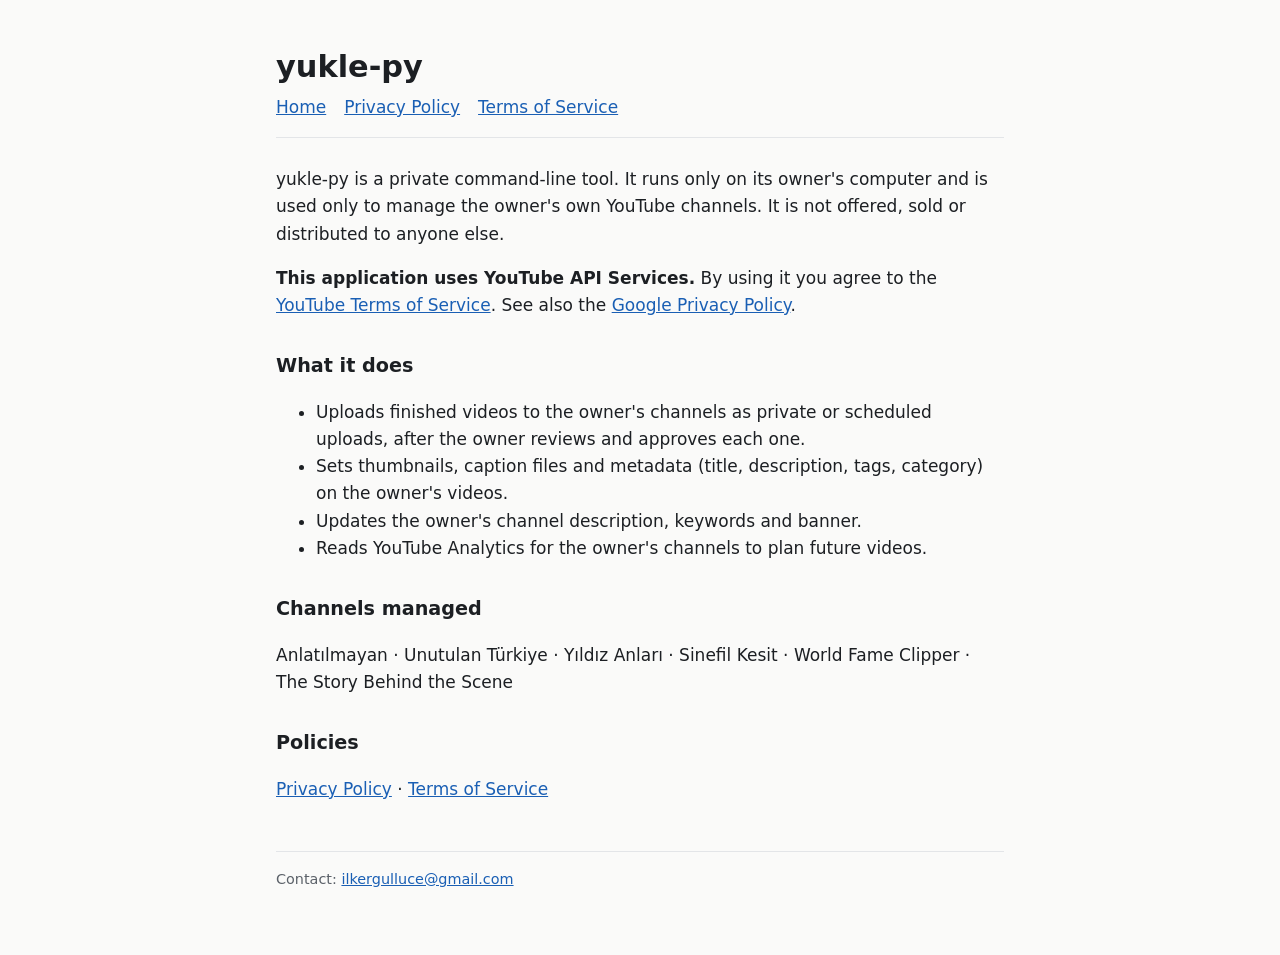
<file: index.html>
<!doctype html>
<html lang="en">
<head>
<meta charset="utf-8">
<meta name="viewport" content="width=device-width,initial-scale=1">
<title>yukle-py</title>
<meta name="description" content="yukle-py: a private tool that uploads and manages videos on its owner's YouTube channels using YouTube API Services.">
<link rel="stylesheet" href="style.css">
</head>
<body>
<main>
<header>
<h1>yukle-py</h1>
<nav><a href="./">Home</a><a href="privacy.html">Privacy Policy</a><a href="terms.html">Terms of Service</a></nav>
</header>

<p>yukle-py is a private command-line tool. It runs only on its owner's computer and is used only to manage the owner's own YouTube channels. It is not offered, sold or distributed to anyone else.</p>

<p><strong>This application uses YouTube API Services.</strong> By using it you agree to the <a href="https://www.youtube.com/t/terms">YouTube Terms of Service</a>. See also the <a href="https://policies.google.com/privacy">Google Privacy Policy</a>.</p>

<h2>What it does</h2>
<ul>
<li>Uploads finished videos to the owner's channels as private or scheduled uploads, after the owner reviews and approves each one.</li>
<li>Sets thumbnails, caption files and metadata (title, description, tags, category) on the owner's videos.</li>
<li>Updates the owner's channel description, keywords and banner.</li>
<li>Reads YouTube Analytics for the owner's channels to plan future videos.</li>
</ul>

<h2>Channels managed</h2>
<p>Anlatılmayan · Unutulan Türkiye · Yıldız Anları · Sinefil Kesit · World Fame Clipper · The Story Behind the Scene</p>

<h2>Policies</h2>
<p><a href="privacy.html">Privacy Policy</a> · <a href="terms.html">Terms of Service</a></p>

<footer>Contact: <a href="mailto:ilkergulluce@gmail.com">ilkergulluce@gmail.com</a></footer>
</main>
</body>
</html>
</file>
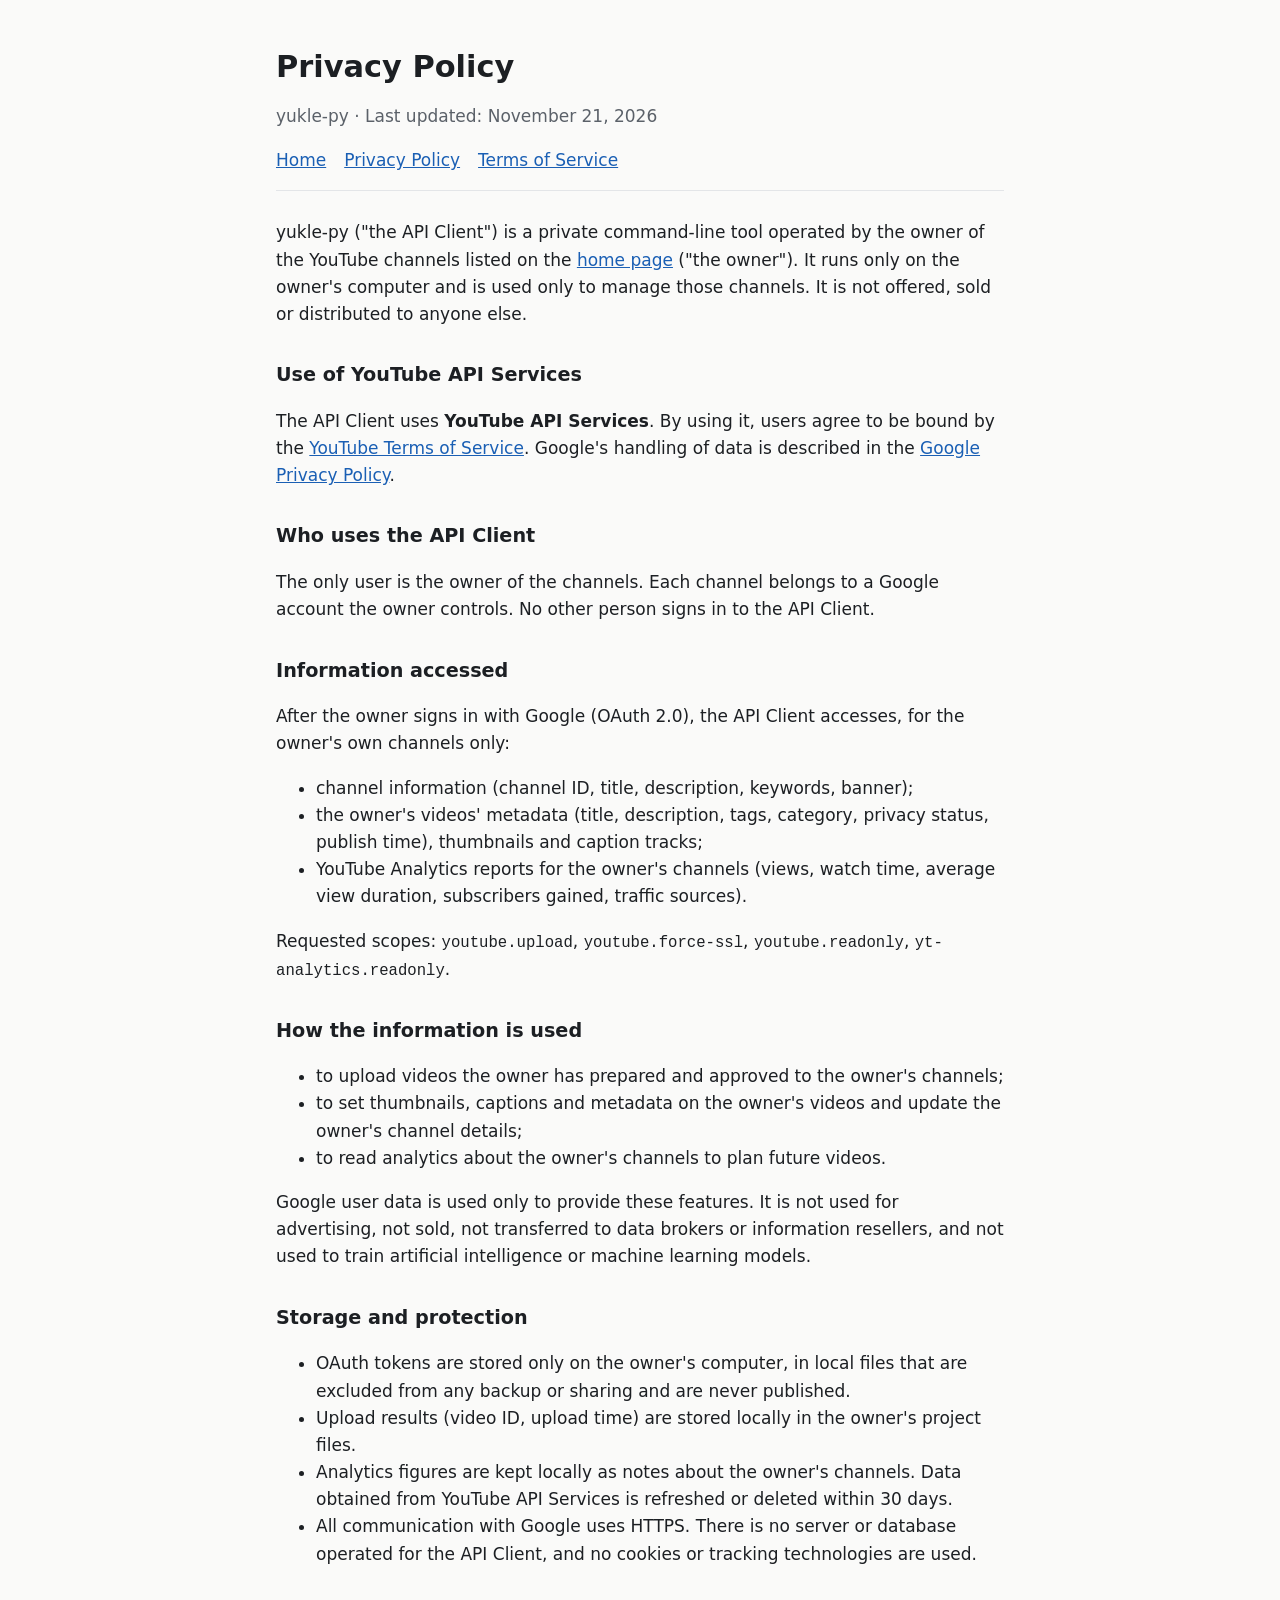
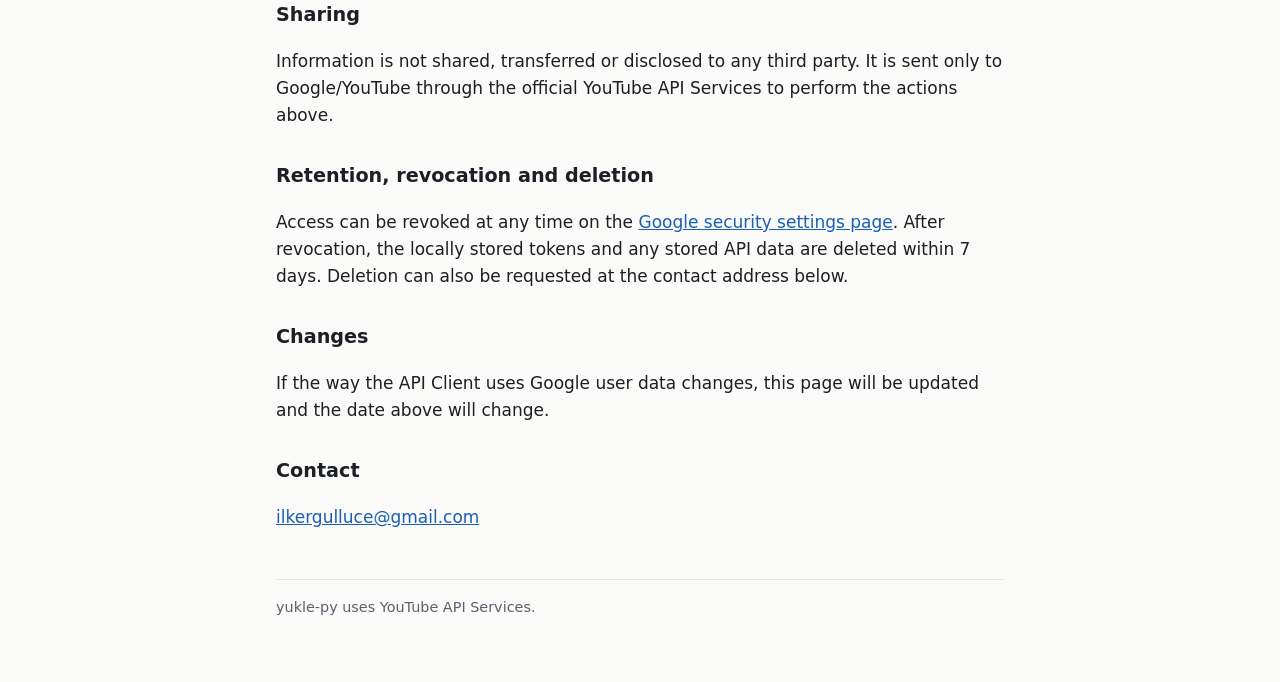
<file: privacy.html>
<!doctype html>
<html lang="en">
<head>
<meta charset="utf-8">
<meta name="viewport" content="width=device-width,initial-scale=1">
<title>yukle-py Privacy</title>
<meta name="description" content="Privacy Policy of yukle-py, a private tool that uses YouTube API Services.">
<link rel="stylesheet" href="style.css">
</head>
<body>
<main>
<header>
<h1>Privacy Policy</h1>
<p class="muted">yukle-py · Last updated: November 21, 2026</p>
<nav><a href="./">Home</a><a href="privacy.html">Privacy Policy</a><a href="terms.html">Terms of Service</a></nav>
</header>

<p>yukle-py ("the API Client") is a private command-line tool operated by the owner of the YouTube channels listed on the <a href="./">home page</a> ("the owner"). It runs only on the owner's computer and is used only to manage those channels. It is not offered, sold or distributed to anyone else.</p>

<h2>Use of YouTube API Services</h2>
<p>The API Client uses <strong>YouTube API Services</strong>. By using it, users agree to be bound by the <a href="https://www.youtube.com/t/terms">YouTube Terms of Service</a>. Google's handling of data is described in the <a href="https://policies.google.com/privacy">Google Privacy Policy</a>.</p>

<h2>Who uses the API Client</h2>
<p>The only user is the owner of the channels. Each channel belongs to a Google account the owner controls. No other person signs in to the API Client.</p>

<h2>Information accessed</h2>
<p>After the owner signs in with Google (OAuth 2.0), the API Client accesses, for the owner's own channels only:</p>
<ul>
<li>channel information (channel ID, title, description, keywords, banner);</li>
<li>the owner's videos' metadata (title, description, tags, category, privacy status, publish time), thumbnails and caption tracks;</li>
<li>YouTube Analytics reports for the owner's channels (views, watch time, average view duration, subscribers gained, traffic sources).</li>
</ul>
<p>Requested scopes: <code>youtube.upload</code>, <code>youtube.force-ssl</code>, <code>youtube.readonly</code>, <code>yt-analytics.readonly</code>.</p>

<h2>How the information is used</h2>
<ul>
<li>to upload videos the owner has prepared and approved to the owner's channels;</li>
<li>to set thumbnails, captions and metadata on the owner's videos and update the owner's channel details;</li>
<li>to read analytics about the owner's channels to plan future videos.</li>
</ul>
<p>Google user data is used only to provide these features. It is not used for advertising, not sold, not transferred to data brokers or information resellers, and not used to train artificial intelligence or machine learning models.</p>

<h2>Storage and protection</h2>
<ul>
<li>OAuth tokens are stored only on the owner's computer, in local files that are excluded from any backup or sharing and are never published.</li>
<li>Upload results (video ID, upload time) are stored locally in the owner's project files.</li>
<li>Analytics figures are kept locally as notes about the owner's channels. Data obtained from YouTube API Services is refreshed or deleted within 30 days.</li>
<li>All communication with Google uses HTTPS. There is no server or database operated for the API Client, and no cookies or tracking technologies are used.</li>
</ul>

<h2>Sharing</h2>
<p>Information is not shared, transferred or disclosed to any third party. It is sent only to Google/YouTube through the official YouTube API Services to perform the actions above.</p>

<h2>Retention, revocation and deletion</h2>
<p>Access can be revoked at any time on the <a href="https://security.google.com/settings/security/permissions">Google security settings page</a>. After revocation, the locally stored tokens and any stored API data are deleted within 7 days. Deletion can also be requested at the contact address below.</p>

<h2>Changes</h2>
<p>If the way the API Client uses Google user data changes, this page will be updated and the date above will change.</p>

<h2>Contact</h2>
<p><a href="mailto:ilkergulluce@gmail.com">ilkergulluce@gmail.com</a></p>

<footer>yukle-py uses YouTube API Services.</footer>
</main>
</body>
</html>
</file>
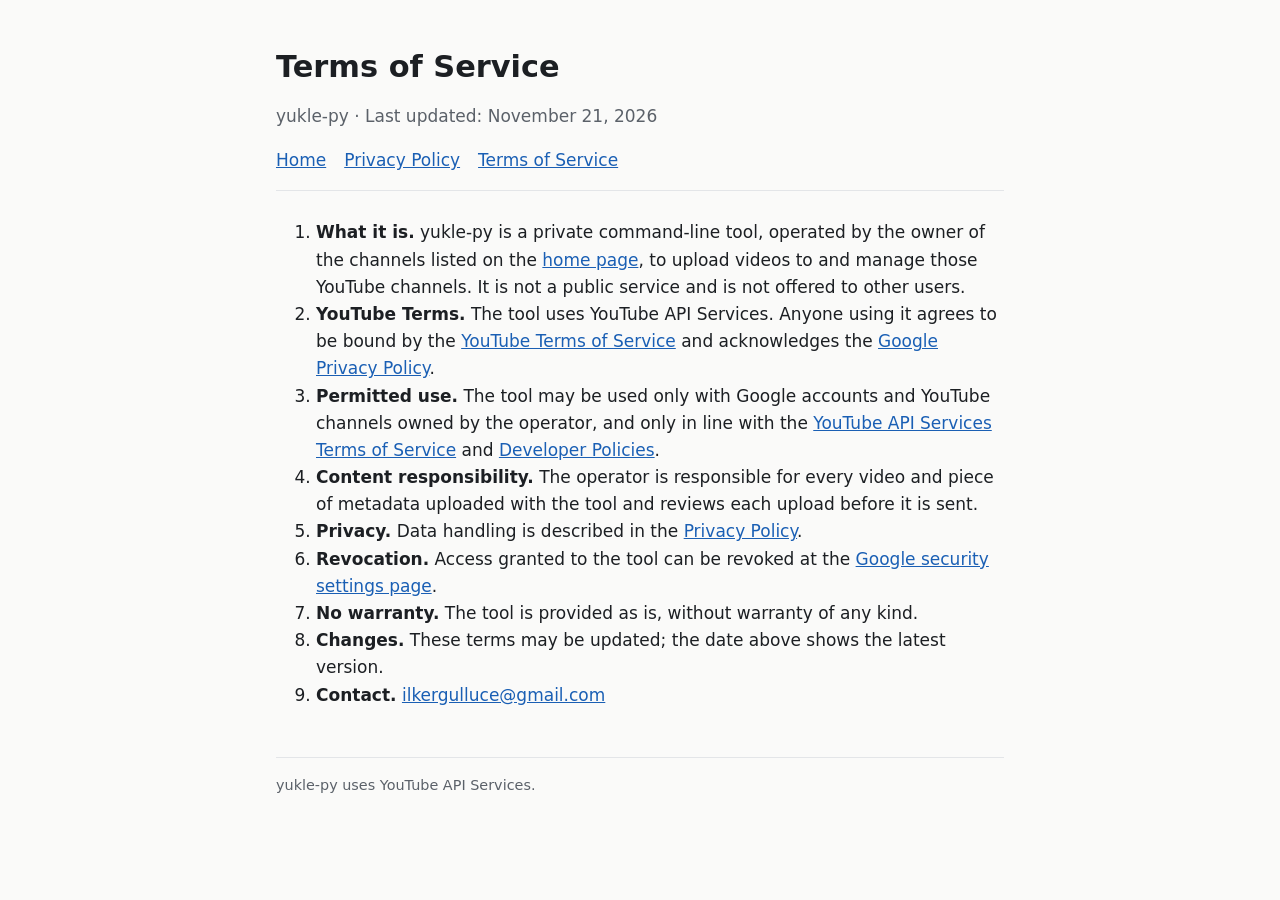
<file: terms.html>
<!doctype html>
<html lang="en">
<head>
<meta charset="utf-8">
<meta name="viewport" content="width=device-width,initial-scale=1">
<title>yukle-py Terms</title>
<meta name="description" content="Terms of Service of yukle-py, a private tool that uses YouTube API Services.">
<link rel="stylesheet" href="style.css">
</head>
<body>
<main>
<header>
<h1>Terms of Service</h1>
<p class="muted">yukle-py · Last updated: November 21, 2026</p>
<nav><a href="./">Home</a><a href="privacy.html">Privacy Policy</a><a href="terms.html">Terms of Service</a></nav>
</header>

<ol>
<li><strong>What it is.</strong> yukle-py is a private command-line tool, operated by the owner of the channels listed on the <a href="./">home page</a>, to upload videos to and manage those YouTube channels. It is not a public service and is not offered to other users.</li>
<li><strong>YouTube Terms.</strong> The tool uses YouTube API Services. Anyone using it agrees to be bound by the <a href="https://www.youtube.com/t/terms">YouTube Terms of Service</a> and acknowledges the <a href="https://policies.google.com/privacy">Google Privacy Policy</a>.</li>
<li><strong>Permitted use.</strong> The tool may be used only with Google accounts and YouTube channels owned by the operator, and only in line with the <a href="https://developers.google.com/youtube/terms/api-services-terms-of-service">YouTube API Services Terms of Service</a> and <a href="https://developers.google.com/youtube/terms/developer-policies">Developer Policies</a>.</li>
<li><strong>Content responsibility.</strong> The operator is responsible for every video and piece of metadata uploaded with the tool and reviews each upload before it is sent.</li>
<li><strong>Privacy.</strong> Data handling is described in the <a href="privacy.html">Privacy Policy</a>.</li>
<li><strong>Revocation.</strong> Access granted to the tool can be revoked at the <a href="https://security.google.com/settings/security/permissions">Google security settings page</a>.</li>
<li><strong>No warranty.</strong> The tool is provided as is, without warranty of any kind.</li>
<li><strong>Changes.</strong> These terms may be updated; the date above shows the latest version.</li>
<li><strong>Contact.</strong> <a href="mailto:ilkergulluce@gmail.com">ilkergulluce@gmail.com</a></li>
</ol>

<footer>yukle-py uses YouTube API Services.</footer>
</main>
</body>
</html>
</file>
<file: style.css>
:root{--bg:#fafaf9;--ink:#1c1f23;--muted:#5b6169;--line:#e3e5e8;--accent:#1a5fb4}
@media (prefers-color-scheme:dark){:root{--bg:#141618;--ink:#e8eaed;--muted:#a3a9b1;--line:#2c3035;--accent:#8ab4f8}}
*{box-sizing:border-box}
body{margin:0;background:var(--bg);color:var(--ink);font:17px/1.6 system-ui,-apple-system,"Segoe UI",Roboto,sans-serif}
main{max-width:760px;margin:0 auto;padding:48px 16px 64px}
header{border-bottom:1px solid var(--line);padding-bottom:16px;margin-bottom:28px}
nav a{margin-right:18px}
a{color:var(--accent)}
h1{font-size:1.9rem;line-height:1.25;margin:0 0 8px}
h2{font-size:1.2rem;margin:32px 0 8px}
.muted{color:var(--muted)}
code{font-size:.92em}
footer{margin-top:48px;border-top:1px solid var(--line);padding-top:16px;font-size:.9rem;color:var(--muted)}
</file>
